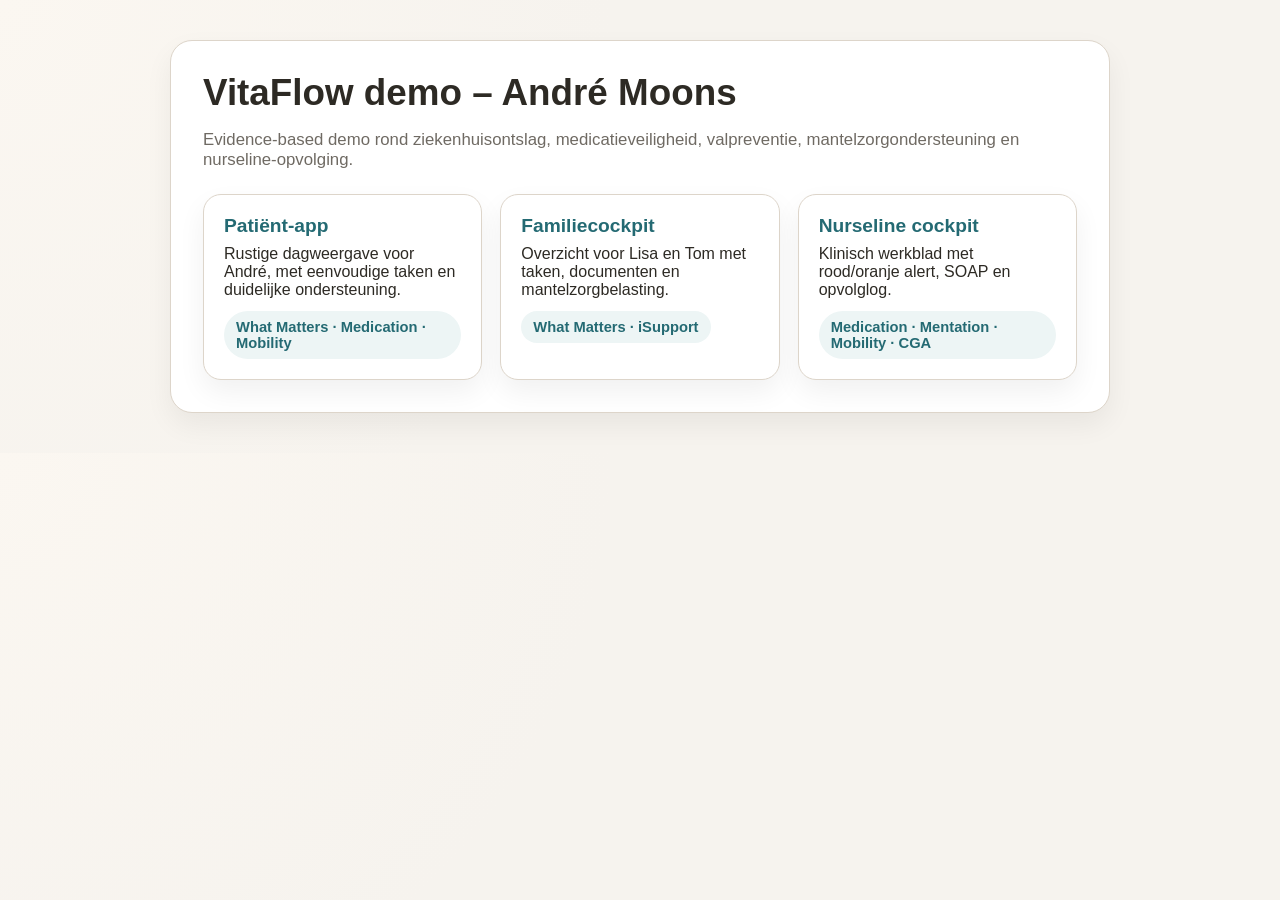
<file: index.html>
<!DOCTYPE html>
<html lang="nl">
<head>
  <meta charset="UTF-8" />
  <meta name="viewport" content="width=device-width, initial-scale=1.0" />
  <title>VitaFlow Demo</title>
  <link rel="preconnect" href="https://api.fontshare.com">
  <link href="https://api.fontshare.com/v2/css?f[]=satoshi@400,500,700&display=swap" rel="stylesheet">
  <style>
    :root{
      --bg:#f6f3ee;
      --surface:#fff;
      --text:#2d2a24;
      --muted:#6f6a63;
      --primary:#246a73;
      --border:#ddd5ca;
      --shadow:0 12px 28px rgba(0,0,0,0.06);
      --radius:22px;
      --font:'Satoshi', Arial, sans-serif;
    }
    *{box-sizing:border-box}
    body{
      margin:0;
      font-family:var(--font);
      background:radial-gradient(circle at top left,#fbf7f1 0%,#f6f3ee 45%),var(--bg);
      color:var(--text);
    }
    .wrap{
      max-width:980px;
      margin:0 auto;
      padding:40px 20px;
    }
    .hero{
      background:var(--surface);
      border:1px solid var(--border);
      border-radius:var(--radius);
      box-shadow:var(--shadow);
      padding:32px;
    }
    h1{
      margin:0 0 10px;
      font-size:clamp(2rem,1.5rem + 1vw,3rem);
      line-height:1.08;
    }
    p{
      color:var(--muted);
      font-size:1.05rem;
    }
    .grid{
      display:grid;
      grid-template-columns:repeat(3,1fr);
      gap:18px;
      margin-top:24px;
    }
    .card{
      background:#fff;
      border:1px solid var(--border);
      border-radius:18px;
      padding:20px;
      text-decoration:none;
      color:inherit;
      box-shadow:var(--shadow);
    }
    .card strong{
      display:block;
      font-size:1.2rem;
      margin-bottom:8px;
      color:var(--primary);
    }
    .tag{
      display:inline-block;
      margin-top:12px;
      padding:8px 12px;
      background:#edf5f5;
      border-radius:999px;
      font-size:.92rem;
      color:var(--primary);
      font-weight:700;
    }
    @media (max-width:860px){
      .grid{grid-template-columns:1fr;}
    }
  </style>
</head>
<body>
  <main class="wrap">
    <section class="hero">
      <h1>VitaFlow demo – André Moons</h1>
      <p>
        Evidence-based demo rond ziekenhuisontslag, medicatieveiligheid, valpreventie,
        mantelzorgondersteuning en nurseline-opvolging.
      </p>

      <div class="grid">
        <a class="card" href="patient.html">
          <strong>Patiënt-app</strong>
          Rustige dagweergave voor André, met eenvoudige taken en duidelijke ondersteuning.
          <div class="tag">What Matters · Medication · Mobility</div>
        </a>

        <a class="card" href="familie.html">
          <strong>Familiecockpit</strong>
          Overzicht voor Lisa en Tom met taken, documenten en mantelzorgbelasting.
          <div class="tag">What Matters · iSupport</div>
        </a>

        <a class="card" href="nurseline.html">
          <strong>Nurseline cockpit</strong>
          Klinisch werkblad met rood/oranje alert, SOAP en opvolglog.
          <div class="tag">Medication · Mentation · Mobility · CGA</div>
        </a>
      </div>
    </section>
  </main>
</body>
</html>
</file>
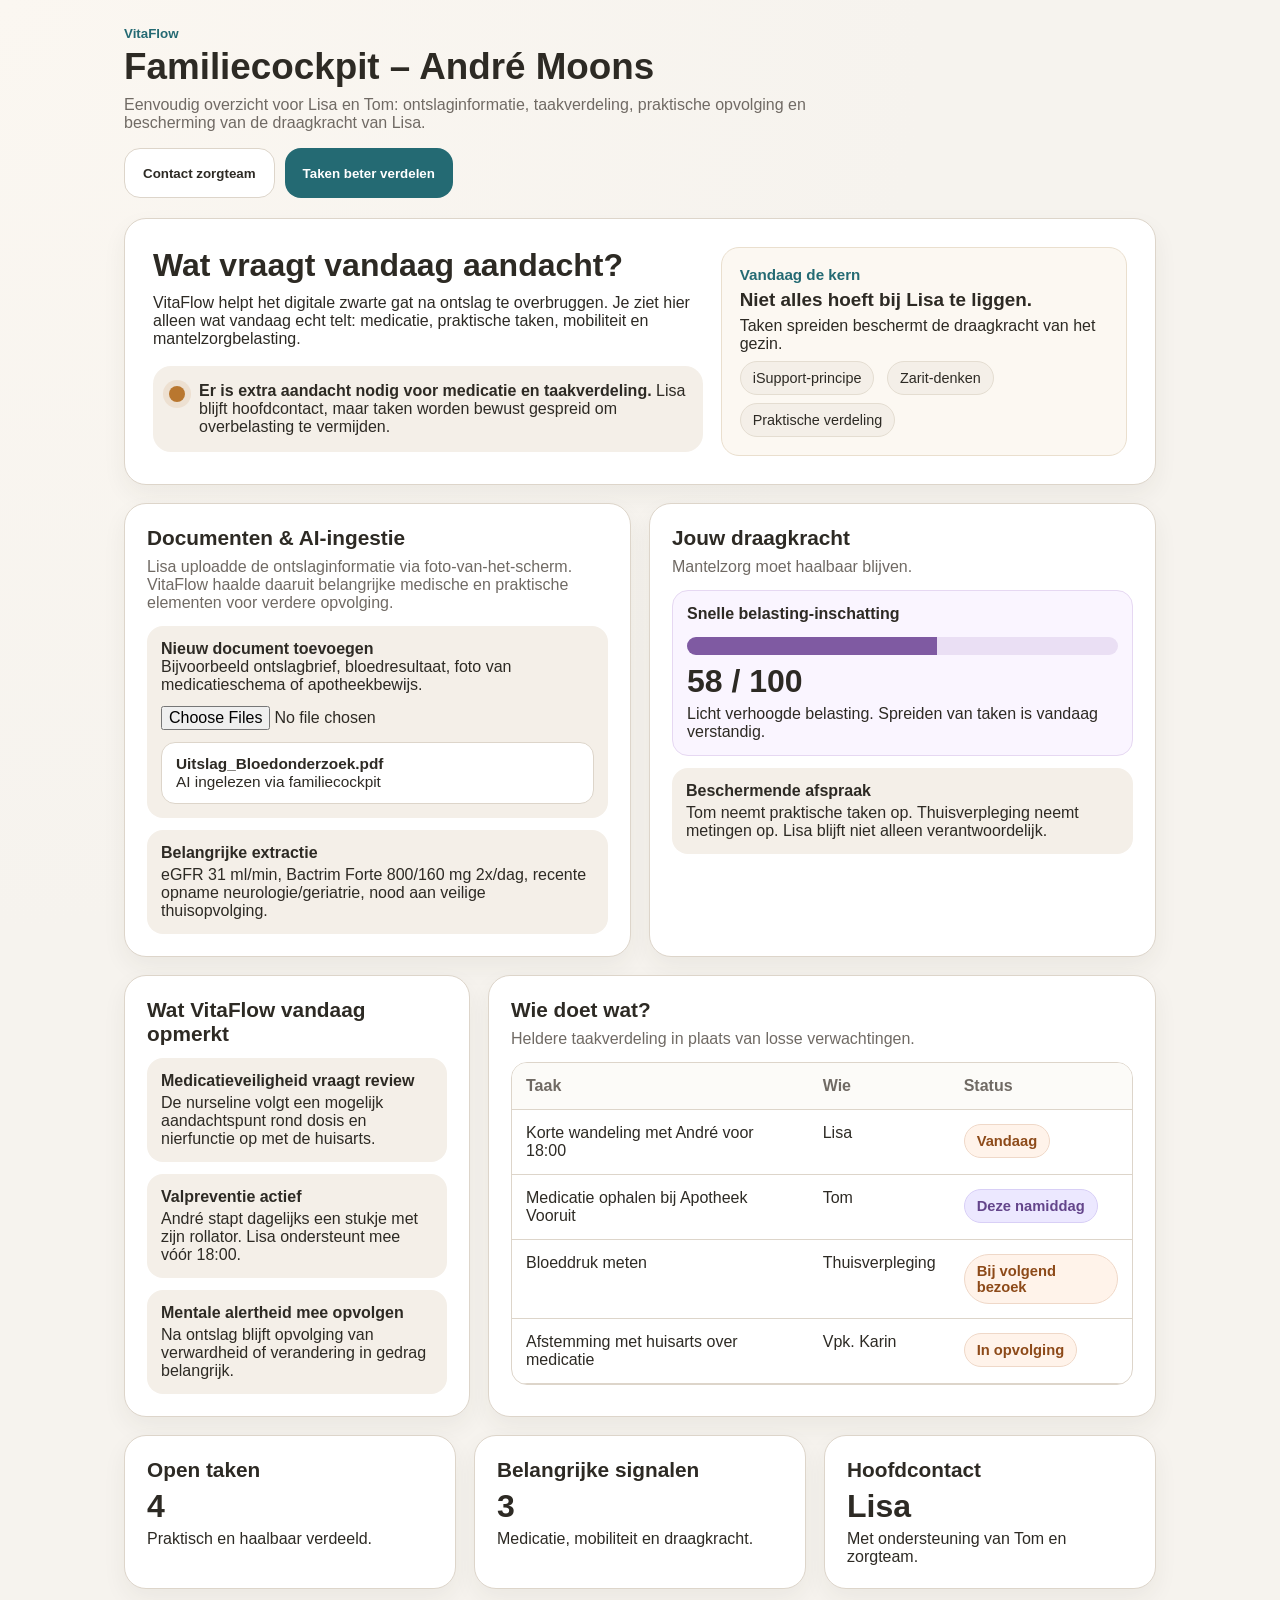
<file: familie.html>
<!DOCTYPE html>
<html lang="nl">
<head>
  <meta charset="UTF-8" />
  <meta name="viewport" content="width=device-width, initial-scale=1.0" />
  <title>VitaFlow - Familiecockpit André Moons</title>
  <link rel="preconnect" href="https://api.fontshare.com">
  <link href="https://api.fontshare.com/v2/css?f[]=satoshi@400,500,700&display=swap" rel="stylesheet">
  <style>
    :root{
      --bg:#f6f3ee;
      --surface:#fff;
      --surface-soft:#f4efe8;
      --warm:#fcf8f2;
      --text:#2d2a24;
      --muted:#706a64;
      --primary:#246a73;
      --secondary:#7f5aa2;
      --success:#5e7f45;
      --warning:#b9772f;
      --danger:#b44c58;
      --border:#ddd5ca;
      --shadow:0 10px 24px rgba(56,43,26,.06);
      --radius:22px;
      --font:'Satoshi', Arial, sans-serif;
    }
    *{box-sizing:border-box}
    body{
      margin:0;font-family:var(--font);
      background:radial-gradient(circle at top left,#fbf7f1 0%,#f6f3ee 45%),var(--bg);
      color:var(--text);
    }
    .app{max-width:1080px;margin:0 auto;padding:24px}
    .topbar{display:flex;justify-content:space-between;align-items:flex-start;gap:16px;flex-wrap:wrap;margin-bottom:20px}
    .title small{color:var(--primary);font-weight:700}
    .title h1{margin:4px 0 8px;font-size:clamp(2rem,1.5rem + 1vw,2.7rem)}
    .title p{margin:0;max-width:720px;color:var(--muted)}
    .actions{display:flex;gap:10px;flex-wrap:wrap}
    .button{
      border:none;border-radius:16px;padding:14px 18px;font-weight:700;cursor:pointer;min-height:50px
    }
    .button.primary{background:var(--primary);color:#fff}
    .button.secondary{background:#fff;color:var(--text);border:1px solid var(--border)}
    .hero,.card{
      background:var(--surface);border:1px solid var(--border);border-radius:var(--radius);box-shadow:var(--shadow)
    }
    .hero{padding:28px;margin-bottom:18px}
    .hero-grid,.grid-2,.grid-3{display:grid;gap:18px}
    .hero-grid{grid-template-columns:1.15fr .85fr}
    .grid-2{grid-template-columns:1fr 1fr}
    .grid-3{grid-template-columns:repeat(3,1fr);margin-top:18px}
    .status{
      display:flex;gap:14px;align-items:flex-start;background:var(--surface-soft);
      border-radius:18px;padding:16px;margin-top:18px;
    }
    .dot{
      width:16px;height:16px;border-radius:50%;background:var(--warning);
      box-shadow:0 0 0 6px rgba(185,119,47,.12);margin-top:4px;min-width:16px;
    }
    .focus{
      background:var(--warm);border:1px solid #eadfce;border-radius:18px;padding:18px;
    }
    .focus .label{color:var(--primary);font-weight:700;font-size:.95rem;margin-bottom:6px}
    .focus strong{display:block;font-size:1.18rem;margin-bottom:6px}
    .card{padding:22px}
    .card h3{margin:0 0 8px;font-size:1.3rem}
    .card p{margin:0 0 14px;color:var(--muted)}
    .item{
      background:var(--surface-soft);border-radius:16px;padding:14px;margin-top:12px;
    }
    .item strong{display:block;margin-bottom:4px}
    .upload-box{
      background:var(--surface-soft);border-radius:16px;padding:14px;margin-top:12px;
    }
    .upload-box input{margin-top:12px;width:100%;font:inherit}
    .file-list{display:grid;gap:10px;margin-top:12px}
    .file-item{
      padding:12px 14px;background:#fff;border:1px solid var(--border);border-radius:14px;font-size:.96rem
    }
    .burden{
      height:18px;background:#eadff4;border-radius:999px;overflow:hidden;margin:14px 0 10px;
    }
    .burden > span{
      display:block;height:100%;width:58%;background:var(--secondary);transition:width .2s ease;
    }
    .kpi{font-size:2rem;font-weight:700;line-height:1;margin-bottom:8px}
    .table-wrap{overflow:auto;border:1px solid var(--border);border-radius:16px;background:#fff;margin-top:14px}
    table{width:100%;border-collapse:collapse;min-width:620px}
    th,td{padding:14px;border-bottom:1px solid var(--border);text-align:left;vertical-align:top}
    th{background:#fcfbf8;color:var(--muted);font-weight:700}
    .pill{
      display:inline-block;padding:8px 12px;border-radius:999px;font-size:.92rem;font-weight:700;
      background:var(--surface-soft);border:1px solid #e4ddd1;
    }
    .pill.ok{background:#eef6e8;border-color:#d6e7c8;color:#45662f}
    .pill.now{background:#fff3ea;border-color:#efd8c8;color:#8d4a19}
    .pill.later{background:#ece8ff;border-color:#d8cff6;color:#64458b}
    .chip{
      display:inline-block;padding:8px 12px;border-radius:999px;background:var(--surface-soft);
      border:1px solid #e4ddd1;font-size:.9rem;margin-right:8px;margin-top:8px
    }
    @media (max-width:920px){
      .hero-grid,.grid-2,.grid-3{grid-template-columns:1fr;}
    }
    @media (max-width:680px){
      .app{padding:16px}
    }
  </style>
</head>
<body>
  <main class="app">
    <header class="topbar">
      <div class="title">
        <small>VitaFlow</small>
        <h1>Familiecockpit – André Moons</h1>
        <p>
          Eenvoudig overzicht voor Lisa en Tom: ontslaginformatie, taakverdeling,
          praktische opvolging en bescherming van de draagkracht van Lisa.
        </p>
      </div>
      <div class="actions">
        <button class="button secondary" onclick="alert('Hier kan later contact met verpleegkundige Karin of huisarts komen.')">Contact zorgteam</button>
        <button class="button primary" onclick="rebalanceTasks()">Taken beter verdelen</button>
      </div>
    </header>

    <section class="hero">
      <div class="hero-grid">
        <div>
          <h2 style="margin:0 0 10px;font-size:clamp(1.6rem,1.2rem + 1vw,2rem)">Wat vraagt vandaag aandacht?</h2>
          <p class="muted" style="margin:0;">
            VitaFlow helpt het digitale zwarte gat na ontslag te overbruggen. Je ziet hier alleen
            wat vandaag echt telt: medicatie, praktische taken, mobiliteit en mantelzorgbelasting.
          </p>

          <div class="status">
            <span class="dot" id="familyDot"></span>
            <div>
              <strong id="familyTitle">Er is extra aandacht nodig voor medicatie en taakverdeling.</strong>
              <span class="muted" id="familyText">
                Lisa blijft hoofdcontact, maar taken worden bewust gespreid om overbelasting te vermijden.
              </span>
            </div>
          </div>
        </div>

        <aside class="focus">
          <div class="label">Vandaag de kern</div>
          <strong>Niet alles hoeft bij Lisa te liggen.</strong>
          <div class="muted">Taken spreiden beschermt de draagkracht van het gezin.</div>

          <div class="chip">iSupport-principe</div>
          <div class="chip">Zarit-denken</div>
          <div class="chip">Praktische verdeling</div>
        </aside>
      </div>
    </section>

    <section class="grid-2">
      <article class="card">
        <h3>Documenten & AI-ingestie</h3>
        <p>
          Lisa uploadde de ontslaginformatie via foto-van-het-scherm. VitaFlow haalde daaruit
          belangrijke medische en praktische elementen voor verdere opvolging.
        </p>

        <div class="upload-box">
          <strong>Nieuw document toevoegen</strong>
          <div class="muted">Bijvoorbeeld ontslagbrief, bloedresultaat, foto van medicatieschema of apotheekbewijs.</div>
          <input type="file" id="familyUpload" multiple />
          <div class="file-list" id="familyFileList">
            <div class="file-item"><strong>Uitslag_Bloedonderzoek.pdf</strong><br><span class="muted">AI ingelezen via familiecockpit</span></div>
          </div>
        </div>

        <div class="item">
          <strong>Belangrijke extractie</strong>
          <span class="muted">eGFR 31 ml/min, Bactrim Forte 800/160 mg 2x/dag, recente opname neurologie/geriatrie, nood aan veilige thuisopvolging.</span>
        </div>
      </article>

      <article class="card">
        <h3>Jouw draagkracht</h3>
        <p>Mantelzorg moet haalbaar blijven.</p>

        <div class="item" style="background:#faf5ff;border:1px solid #e6d8f2;">
          <strong>Snelle belasting-inschatting</strong>
          <div class="burden"><span id="burdenFill"></span></div>
          <div class="kpi" id="burdenScore">58 / 100</div>
          <div class="muted" id="burdenText">
            Licht verhoogde belasting. Spreiden van taken is vandaag verstandig.
          </div>
        </div>

        <div class="item">
          <strong>Beschermende afspraak</strong>
          <span class="muted">Tom neemt praktische taken op. Thuisverpleging neemt metingen op. Lisa blijft niet alleen verantwoordelijk.</span>
        </div>
      </article>
    </section>

    <section class="grid-2" style="margin-top:18px;">
      <article class="card">
        <h3>Wat VitaFlow vandaag opmerkt</h3>
        <div class="item">
          <strong>Medicatieveiligheid vraagt review</strong>
          <span class="muted">De nurseline volgt een mogelijk aandachtspunt rond dosis en nierfunctie op met de huisarts.</span>
        </div>
        <div class="item">
          <strong>Valpreventie actief</strong>
          <span class="muted">André stapt dagelijks een stukje met zijn rollator. Lisa ondersteunt mee vóór 18:00.</span>
        </div>
        <div class="item">
          <strong>Mentale alertheid mee opvolgen</strong>
          <span class="muted">Na ontslag blijft opvolging van verwardheid of verandering in gedrag belangrijk.</span>
        </div>
      </article>

      <article class="card">
        <h3>Wie doet wat?</h3>
        <p>Heldere taakverdeling in plaats van losse verwachtingen.</p>

        <div class="table-wrap">
          <table id="taskTable">
            <tr>
              <th>Taak</th>
              <th>Wie</th>
              <th>Status</th>
            </tr>
            <tr>
              <td>Korte wandeling met André voor 18:00</td>
              <td>Lisa</td>
              <td><span class="pill now">Vandaag</span></td>
            </tr>
            <tr>
              <td>Medicatie ophalen bij Apotheek Vooruit</td>
              <td>Tom</td>
              <td><span class="pill later">Deze namiddag</span></td>
            </tr>
            <tr>
              <td>Bloeddruk meten</td>
              <td>Thuisverpleging</td>
              <td><span class="pill now">Bij volgend bezoek</span></td>
            </tr>
            <tr>
              <td>Afstemming met huisarts over medicatie</td>
              <td>Vpk. Karin</td>
              <td><span class="pill now">In opvolging</span></td>
            </tr>
          </table>
        </div>
      </article>
    </section>

    <section class="grid-3">
      <article class="card">
        <h3>Open taken</h3>
        <div class="kpi" id="openTasks">4</div>
        <div class="muted">Praktisch en haalbaar verdeeld.</div>
      </article>
      <article class="card">
        <h3>Belangrijke signalen</h3>
        <div class="kpi">3</div>
        <div class="muted">Medicatie, mobiliteit en draagkracht.</div>
      </article>
      <article class="card">
        <h3>Hoofdcontact</h3>
        <div class="kpi">Lisa</div>
        <div class="muted">Met ondersteuning van Tom en zorgteam.</div>
      </article>
    </section>
  </main>

  <script>
    function rebalanceTasks() {
      document.getElementById('taskTable').innerHTML = `
        <tr>
          <th>Taak</th>
          <th>Wie</th>
          <th>Status</th>
        </tr>
        <tr>
          <td>Korte wandeling met André voor 18:00</td>
          <td>Lisa</td>
          <td><span class="pill now">Vandaag</span></td>
        </tr>
        <tr>
          <td>Medicatie ophalen bij Apotheek Vooruit</td>
          <td>Tom</td>
          <td><span class="pill now">Vertrokken</span></td>
        </tr>
        <tr>
          <td>Bloeddruk meten</td>
          <td>Thuisverpleging</td>
          <td><span class="pill now">Ingepland</span></td>
        </tr>
        <tr>
          <td>Extra telefonische check met Lisa</td>
          <td>Vpk. Karin</td>
          <td><span class="pill later">Later vandaag</span></td>
        </tr>
      `;
      document.getElementById('burdenScore').textContent = '49 / 100';
      document.getElementById('burdenFill').style.width = '49%';
      document.getElementById('burdenText').textContent = 'Door de taken beter te spreiden daalt de druk op Lisa.';
      document.getElementById('familyTitle').textContent = 'De taakverdeling is nu beter in evenwicht.';
      document.getElementById('familyText').textContent = 'Lisa blijft hoofdcontact, maar praktische taken zijn duidelijker verdeeld.';
      document.getElementById('familyDot').style.background = 'var(--success)';
      document.getElementById('familyDot').style.boxShadow = '0 0 0 6px rgba(94,127,69,.12)';
      document.getElementById('openTasks').textContent = '3';
    }

    document.getElementById('familyUpload').addEventListener('change', function(event){
      const files = Array.from(event.target.files);
      const list = document.getElementById('familyFileList');
      if (!files.length) return;
      const html = files.map(file => `
        <div class="file-item">
          <strong>${file.name}</strong><br>
          <span class="muted">${Math.round(file.size / 1024)} KB</span>
        </div>
      `).join('');
      list.innerHTML = html;
    });
  </script>
</body>
</html>
</file>
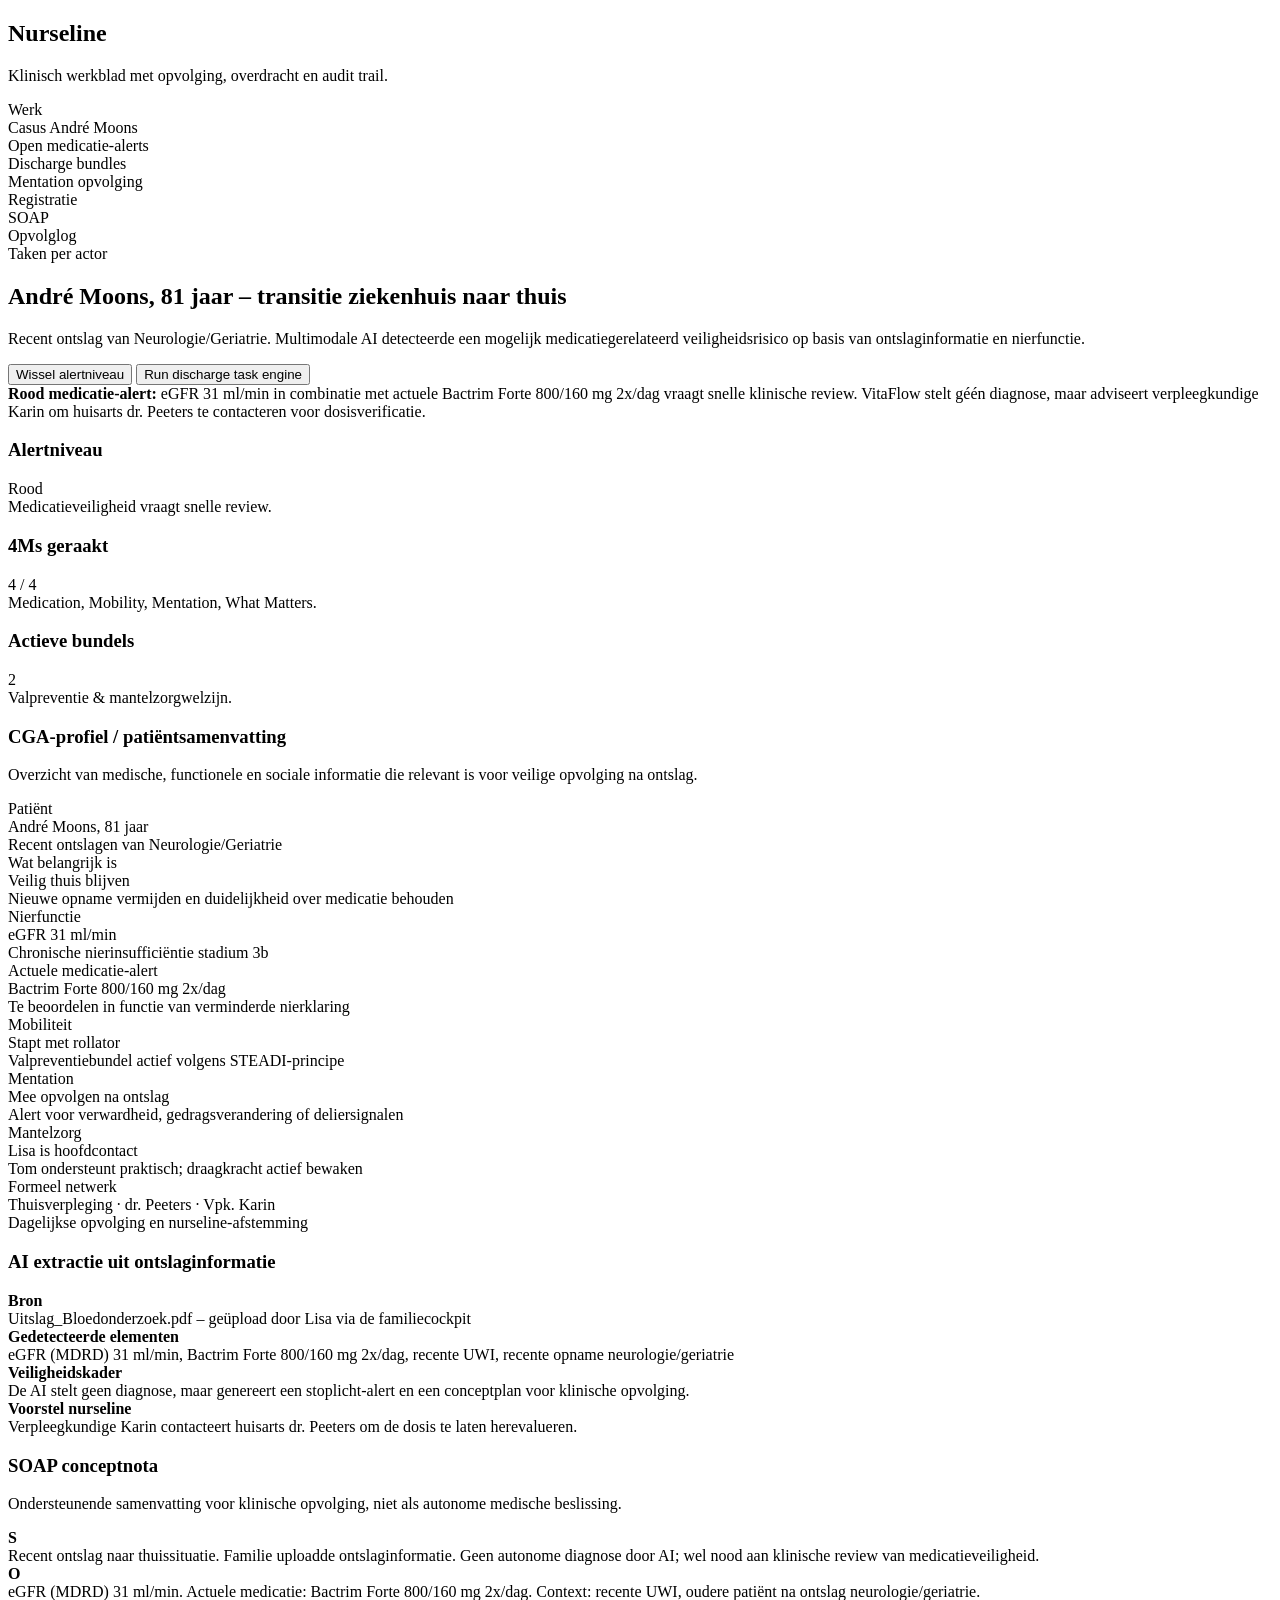
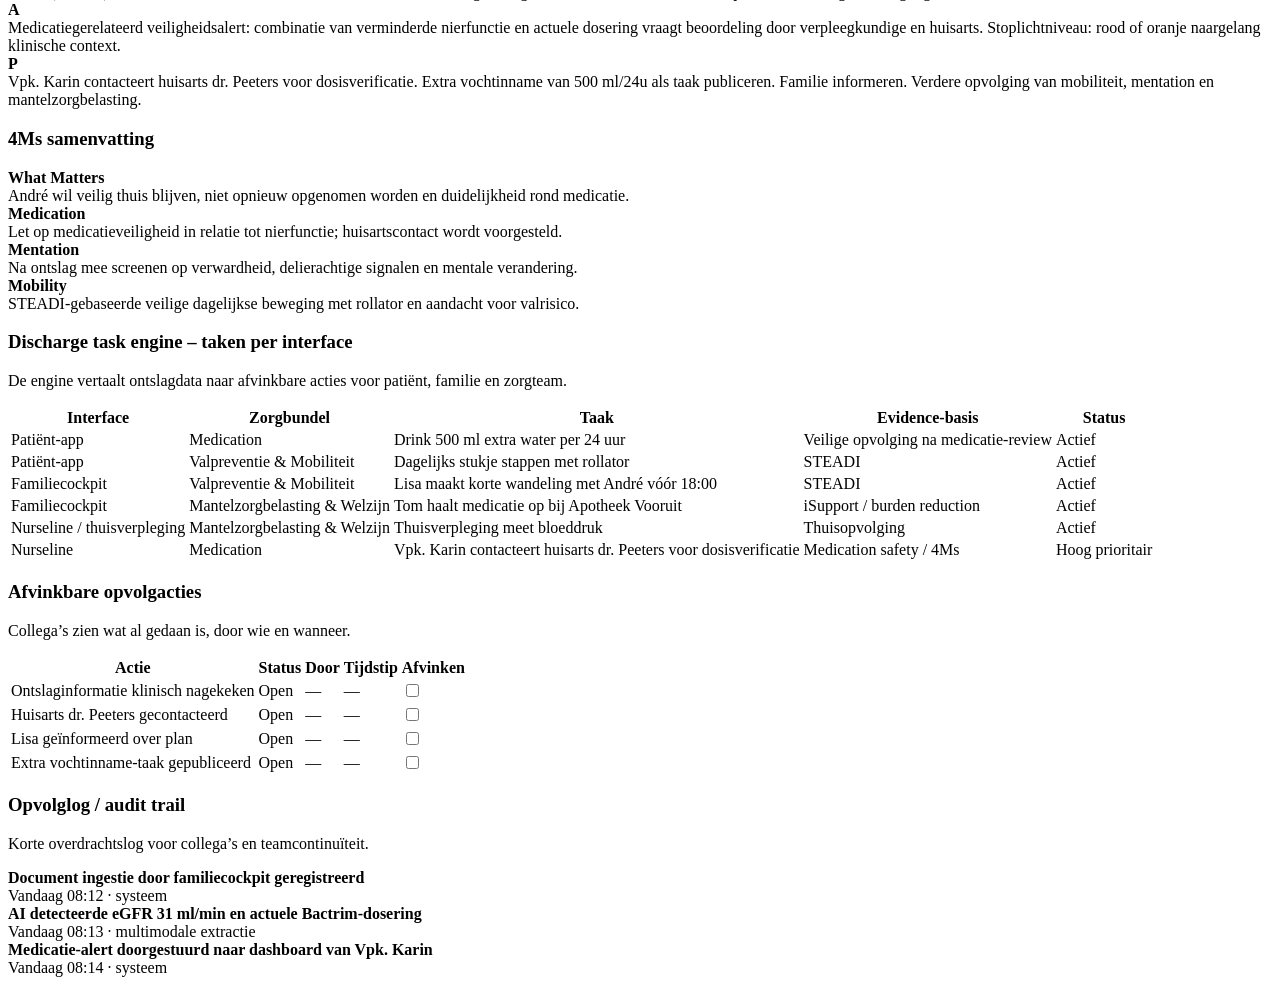
<file: nurseline.html>
<!DOCTYPE html>
<html lang="nl">
<head>
  <meta charset="UTF-8" />
  <meta name="viewport" content="width=device-width, initial-scale=1.0" />
  <title>VitaFlow - Nurseline Cockpit André Moons</title>
  <link rel="preconnect" href="https://api.fontshare.com">
  <link href="https://api.fontshare.com/v2/css?f[]=satoshi@400,500,700&display=swap" rel="stylesheet">
</head>
<body>
  <div class="layout">
    <aside>
      <div class="brand">
        <h1>Nurseline</h1>
        <p>Klinisch werkblad met opvolging, overdracht en audit trail.</p>
      </div>

      <div class="nav-label">Werk</div>
      <div class="nav-item active">Casus André Moons</div>
      <div class="nav-item">Open medicatie-alerts</div>
      <div class="nav-item">Discharge bundles</div>
      <div class="nav-item">Mentation opvolging</div>

      <div class="nav-label">Registratie</div>
      <div class="nav-item">SOAP</div>
      <div class="nav-item">Opvolglog</div>
      <div class="nav-item">Taken per actor</div>
    </aside>

    <main>
      <header class="topbar">
        <div class="title">
          <h2>André Moons, 81 jaar – transitie ziekenhuis naar thuis</h2>
          <p>
            Recent ontslag van Neurologie/Geriatrie. Multimodale AI detecteerde een mogelijk
            medicatiegerelateerd veiligheidsrisico op basis van ontslaginformatie en nierfunctie.
          </p>
        </div>

        <div class="actions">
          <button class="button secondary" type="button" onclick="toggleAlertLevel()">Wissel alertniveau</button>
          <button class="button primary" type="button" onclick="runDischargeEngine()">Run discharge task engine</button>
        </div>
      </header>

      <section class="banner red" id="alertBanner">
        <strong>Rood medicatie-alert:</strong>
        eGFR 31 ml/min in combinatie met actuele Bactrim Forte 800/160 mg 2x/dag vraagt snelle klinische review.
        VitaFlow stelt géén diagnose, maar adviseert verpleegkundige Karin om huisarts dr. Peeters te contacteren
        voor dosisverificatie.
      </section>

      <section class="grid-3">
        <article class="card">
          <h3>Alertniveau</h3>
          <div class="kpi" id="alertLevelKpi">Rood</div>
          <div class="muted">Medicatieveiligheid vraagt snelle review.</div>
        </article>

        <article class="card">
          <h3>4Ms geraakt</h3>
          <div class="kpi">4 / 4</div>
          <div class="muted">Medication, Mobility, Mentation, What Matters.</div>
        </article>

        <article class="card">
          <h3>Actieve bundels</h3>
          <div class="kpi" id="bundleKpi">2</div>
          <div class="muted">Valpreventie & mantelzorgwelzijn.</div>
        </article>
      </section>

      <section class="grid-2">
        <article class="card">
          <h3>CGA-profiel / patiëntsamenvatting</h3>
          <p>
            Overzicht van medische, functionele en sociale informatie die relevant is voor veilige opvolging na ontslag.
          </p>

          <div class="profile-grid">
            <div class="profile-block">
              <div class="profile-label">Patiënt</div>
              <div class="profile-value">André Moons, 81 jaar</div>
              <div class="profile-note">Recent ontslagen van Neurologie/Geriatrie</div>
            </div>

            <div class="profile-block">
              <div class="profile-label">Wat belangrijk is</div>
              <div class="profile-value">Veilig thuis blijven</div>
              <div class="profile-note">Nieuwe opname vermijden en duidelijkheid over medicatie behouden</div>
            </div>

            <div class="profile-block">
              <div class="profile-label">Nierfunctie</div>
              <div class="profile-value">eGFR 31 ml/min</div>
              <div class="profile-note">Chronische nierinsufficiëntie stadium 3b</div>
            </div>

            <div class="profile-block">
              <div class="profile-label">Actuele medicatie-alert</div>
              <div class="profile-value">Bactrim Forte 800/160 mg 2x/dag</div>
              <div class="profile-note">Te beoordelen in functie van verminderde nierklaring</div>
            </div>

            <div class="profile-block">
              <div class="profile-label">Mobiliteit</div>
              <div class="profile-value">Stapt met rollator</div>
              <div class="profile-note">Valpreventiebundel actief volgens STEADI-principe</div>
            </div>

            <div class="profile-block">
              <div class="profile-label">Mentation</div>
              <div class="profile-value">Mee opvolgen na ontslag</div>
              <div class="profile-note">Alert voor verwardheid, gedragsverandering of deliersignalen</div>
            </div>

            <div class="profile-block">
              <div class="profile-label">Mantelzorg</div>
              <div class="profile-value">Lisa is hoofdcontact</div>
              <div class="profile-note">Tom ondersteunt praktisch; draagkracht actief bewaken</div>
            </div>

            <div class="profile-block">
              <div class="profile-label">Formeel netwerk</div>
              <div class="profile-value">Thuisverpleging · dr. Peeters · Vpk. Karin</div>
              <div class="profile-note">Dagelijkse opvolging en nurseline-afstemming</div>
            </div>
          </div>
        </article>

        <article class="card">
          <h3>AI extractie uit ontslaginformatie</h3>
          <div class="section-box">
            <strong>Bron</strong>
            <div>Uitslag_Bloedonderzoek.pdf – geüpload door Lisa via de familiecockpit</div>
          </div>

          <div class="section-box">
            <strong>Gedetecteerde elementen</strong>
            <div>eGFR (MDRD) 31 ml/min, Bactrim Forte 800/160 mg 2x/dag, recente UWI, recente opname neurologie/geriatrie</div>
          </div>

          <div class="section-box">
            <strong>Veiligheidskader</strong>
            <div>De AI stelt geen diagnose, maar genereert een stoplicht-alert en een conceptplan voor klinische opvolging.</div>
          </div>

          <div class="section-box">
            <strong>Voorstel nurseline</strong>
            <div>Verpleegkundige Karin contacteert huisarts dr. Peeters om de dosis te laten herevalueren.</div>
          </div>
        </article>
      </section>

      <section class="grid-2">
        <article class="card">
          <h3>SOAP conceptnota</h3>
          <p>Ondersteunende samenvatting voor klinische opvolging, niet als autonome medische beslissing.</p>

          <div class="soap-grid" id="soapBox">
            <div class="soap-item">
              <strong>S</strong>
              <div>
                Recent ontslag naar thuissituatie. Familie uploadde ontslaginformatie. Geen autonome diagnose door AI;
                wel nood aan klinische review van medicatieveiligheid.
              </div>
            </div>

            <div class="soap-item">
              <strong>O</strong>
              <div>
                eGFR (MDRD) 31 ml/min. Actuele medicatie: Bactrim Forte 800/160 mg 2x/dag.
                Context: recente UWI, oudere patiënt na ontslag neurologie/geriatrie.
              </div>
            </div>

            <div class="soap-item">
              <strong>A</strong>
              <div>
                Medicatiegerelateerd veiligheidsalert: combinatie van verminderde nierfunctie en actuele dosering vraagt
                beoordeling door verpleegkundige en huisarts. Stoplichtniveau: rood of oranje naargelang klinische context.
              </div>
            </div>

            <div class="soap-item">
              <strong>P</strong>
              <div>
                Vpk. Karin contacteert huisarts dr. Peeters voor dosisverificatie. Extra vochtinname van 500 ml/24u als taak publiceren.
                Familie informeren. Verdere opvolging van mobiliteit, mentation en mantelzorgbelasting.
              </div>
            </div>
          </div>
        </article>

        <article class="card">
          <h3>4Ms samenvatting</h3>

          <div class="section-box">
            <strong>What Matters</strong>
            <div>André wil veilig thuis blijven, niet opnieuw opgenomen worden en duidelijkheid rond medicatie.</div>
          </div>

          <div class="section-box">
            <strong>Medication</strong>
            <div>Let op medicatieveiligheid in relatie tot nierfunctie; huisartscontact wordt voorgesteld.</div>
          </div>

          <div class="section-box">
            <strong>Mentation</strong>
            <div>Na ontslag mee screenen op verwardheid, delierachtige signalen en mentale verandering.</div>
          </div>

          <div class="section-box">
            <strong>Mobility</strong>
            <div>STEADI-gebaseerde veilige dagelijkse beweging met rollator en aandacht voor valrisico.</div>
          </div>
        </article>
      </section>

      <section class="card">
        <h3>Discharge task engine – taken per interface</h3>
        <p>
          De engine vertaalt ontslagdata naar afvinkbare acties voor patiënt, familie en zorgteam.
        </p>

        <div class="table-wrap">
          <table id="engineTable">
            <thead>
              <tr>
                <th>Interface</th>
                <th>Zorgbundel</th>
                <th>Taak</th>
                <th>Evidence-basis</th>
                <th>Status</th>
              </tr>
            </thead>
            <tbody>
              <tr>
                <td>Patiënt-app</td>
                <td>Medication</td>
                <td>Drink 500 ml extra water per 24 uur</td>
                <td>Veilige opvolging na medicatie-review</td>
                <td><span class="badge badge-blue">Actief</span></td>
              </tr>
              <tr>
                <td>Patiënt-app</td>
                <td>Valpreventie & Mobiliteit</td>
                <td>Dagelijks stukje stappen met rollator</td>
                <td>STEADI</td>
                <td><span class="badge badge-blue">Actief</span></td>
              </tr>
              <tr>
                <td>Familiecockpit</td>
                <td>Valpreventie & Mobiliteit</td>
                <td>Lisa maakt korte wandeling met André vóór 18:00</td>
                <td>STEADI</td>
                <td><span class="badge badge-blue">Actief</span></td>
              </tr>
              <tr>
                <td>Familiecockpit</td>
                <td>Mantelzorgbelasting & Welzijn</td>
                <td>Tom haalt medicatie op bij Apotheek Vooruit</td>
                <td>iSupport / burden reduction</td>
                <td><span class="badge badge-blue">Actief</span></td>
              </tr>
              <tr>
                <td>Nurseline / thuisverpleging</td>
                <td>Mantelzorgbelasting & Welzijn</td>
                <td>Thuisverpleging meet bloeddruk</td>
                <td>Thuisopvolging</td>
                <td><span class="badge badge-blue">Actief</span></td>
              </tr>
              <tr>
                <td>Nurseline</td>
                <td>Medication</td>
                <td>Vpk. Karin contacteert huisarts dr. Peeters voor dosisverificatie</td>
                <td>Medication safety / 4Ms</td>
                <td><span class="badge badge-red">Hoog prioritair</span></td>
              </tr>
            </tbody>
          </table>
        </div>
      </section>

      <section class="grid-2">
        <article class="card">
          <h3>Afvinkbare opvolgacties</h3>
          <p>Collega’s zien wat al gedaan is, door wie en wanneer.</p>

          <div class="table-wrap">
            <table id="actionTable">
              <thead>
                <tr>
                  <th>Actie</th>
                  <th>Status</th>
                  <th>Door</th>
                  <th>Tijdstip</th>
                  <th>Afvinken</th>
                </tr>
              </thead>
              <tbody>
                <tr>
                  <td>Ontslaginformatie klinisch nagekeken</td>
                  <td id="status-a1">Open</td>
                  <td id="owner-a1">—</td>
                  <td id="time-a1">—</td>
                  <td><input type="checkbox" onchange="toggleAction('a1','Karin', this)" /></td>
                </tr>
                <tr>
                  <td>Huisarts dr. Peeters gecontacteerd</td>
                  <td id="status-a2">Open</td>
                  <td id="owner-a2">—</td>
                  <td id="time-a2">—</td>
                  <td><input type="checkbox" onchange="toggleAction('a2','Karin', this)" /></td>
                </tr>
                <tr>
                  <td>Lisa geïnformeerd over plan</td>
                  <td id="status-a3">Open</td>
                  <td id="owner-a3">—</td>
                  <td id="time-a3">—</td>
                  <td><input type="checkbox" onchange="toggleAction('a3','Karin', this)" /></td>
                </tr>
                <tr>
                  <td>Extra vochtinname-taak gepubliceerd</td>
                  <td id="status-a4">Open</td>
                  <td id="owner-a4">—</td>
                  <td id="time-a4">—</td>
                  <td><input type="checkbox" onchange="toggleAction('a4','Karin', this)" /></td>
                </tr>
              </tbody>
            </table>
          </div>
        </article>

        <article class="card">
          <h3>Opvolglog / audit trail</h3>
          <p>Korte overdrachtslog voor collega’s en teamcontinuïteit.</p>

          <div class="log-list" id="logList">
            <div class="log-item">
              <strong>Document ingestie door familiecockpit geregistreerd</strong>
              <div class="log-meta">Vandaag 08:12 · systeem</div>
            </div>

            <div class="log-item">
              <strong>AI detecteerde eGFR 31 ml/min en actuele Bactrim-dosering</strong>
              <div class="log-meta">Vandaag 08:13 · multimodale extractie</div>
            </div>

            <div class="log-item">
              <strong>Medicatie-alert doorgestuurd naar dashboard van Vpk. Karin</strong>
              <div class="log-meta">Vandaag 08:14 · systeem</div>
            </div>
          </div>
        </article>
      </section>
    </main>
  </div>

  <script>
    function nowString() {
      return new Date().toLocaleString('nl-BE', {
        day: '2-digit',
        month: '2-digit',
        year: 'numeric',
        hour: '2-digit',
        minute: '2-digit'
      });
    }

    function addLog(message, meta) {
      const logList = document.getElementById('logList');
      const item = document.createElement('div');
      item.className = 'log-item';
      item.innerHTML = '<strong>' + message + '</strong><div class="log-meta">' + meta + '</div>';
      logList.prepend(item);
    }

    function toggleAction(id, user, checkbox) {
      const status = document.getElementById('status-' + id);
      const owner = document.getElementById('owner-' + id);
      const time = document.getElementById('time-' + id);
      const timestamp = nowString();
      const row = checkbox.closest('tr');
      const actionName = row.children[0].textContent;

      if (checkbox.checked) {
        status.textContent = 'Afgevinkt';
        owner.textContent = user;
        time.textContent = timestamp;
        addLog('Actie afgewerkt: ' + actionName, timestamp + ' · door ' + user);
      } else {
        status.textContent = 'Open';
        owner.textContent = '—';
        time.textContent = '—';
        addLog('Actie heropend: ' + actionName, nowString() + ' · door ' + user);
      }
    }

    function toggleAlertLevel() {
      const banner = document.getElementById('alertBanner');
      const kpi = document.getElementById('alertLevelKpi');

      if (banner.classList.contains('red')) {
        banner.classList.remove('red');
        banner.classList.add('orange');
        banner.innerHTML =
          '<strong>Oranje medicatie-alert:</strong> nierfunctie en actuele Bactrim-dosering blijven een aandachtspunt. Klinische review door verpleegkundige Karin blijft aanbevolen; huisartscontact volgens beoordeling.';
        kpi.textContent = 'Oranje';
        addLog('Alertniveau aangepast naar oranje', nowString() + ' · systeemdemo');
      } else {
        banner.classList.remove('orange');
        banner.classList.add('red');
        banner.innerHTML =
          '<strong>Rood medicatie-alert:</strong> eGFR 31 ml/min in combinatie met actuele Bactrim Forte 800/160 mg 2x/dag vraagt snelle klinische review. VitaFlow stelt géén diagnose, maar adviseert verpleegkundige Karin om huisarts dr. Peeters te contacteren voor dosisverificatie.';
        kpi.textContent = 'Rood';
        addLog('Alertniveau aangepast naar rood', nowString() + ' · systeemdemo');
      }
    }

    function runDischargeEngine() {
      const tableBody = document.querySelector('#engineTable tbody');
      const newRow = document.createElement('tr');
      newRow.innerHTML =
        '<td>Nurseline</td>' +
        '<td>Mentation</td>' +
        '<td>Extra screenen op verwardheid of gedragsverandering na ontslag</td>' +
        '<td>4Ms – Mentation</td>' +
        '<td><span class="badge badge-orange">Nieuw</span></td>';

      tableBody.appendChild(newRow);
      document.getElementById('bundleKpi').textContent = '3';
      addLog('Discharge task engine genereerde bijkomende mentation-opvolging', nowString() + ' · systeem');
    }
  </script>
</body>
</html>
</file>
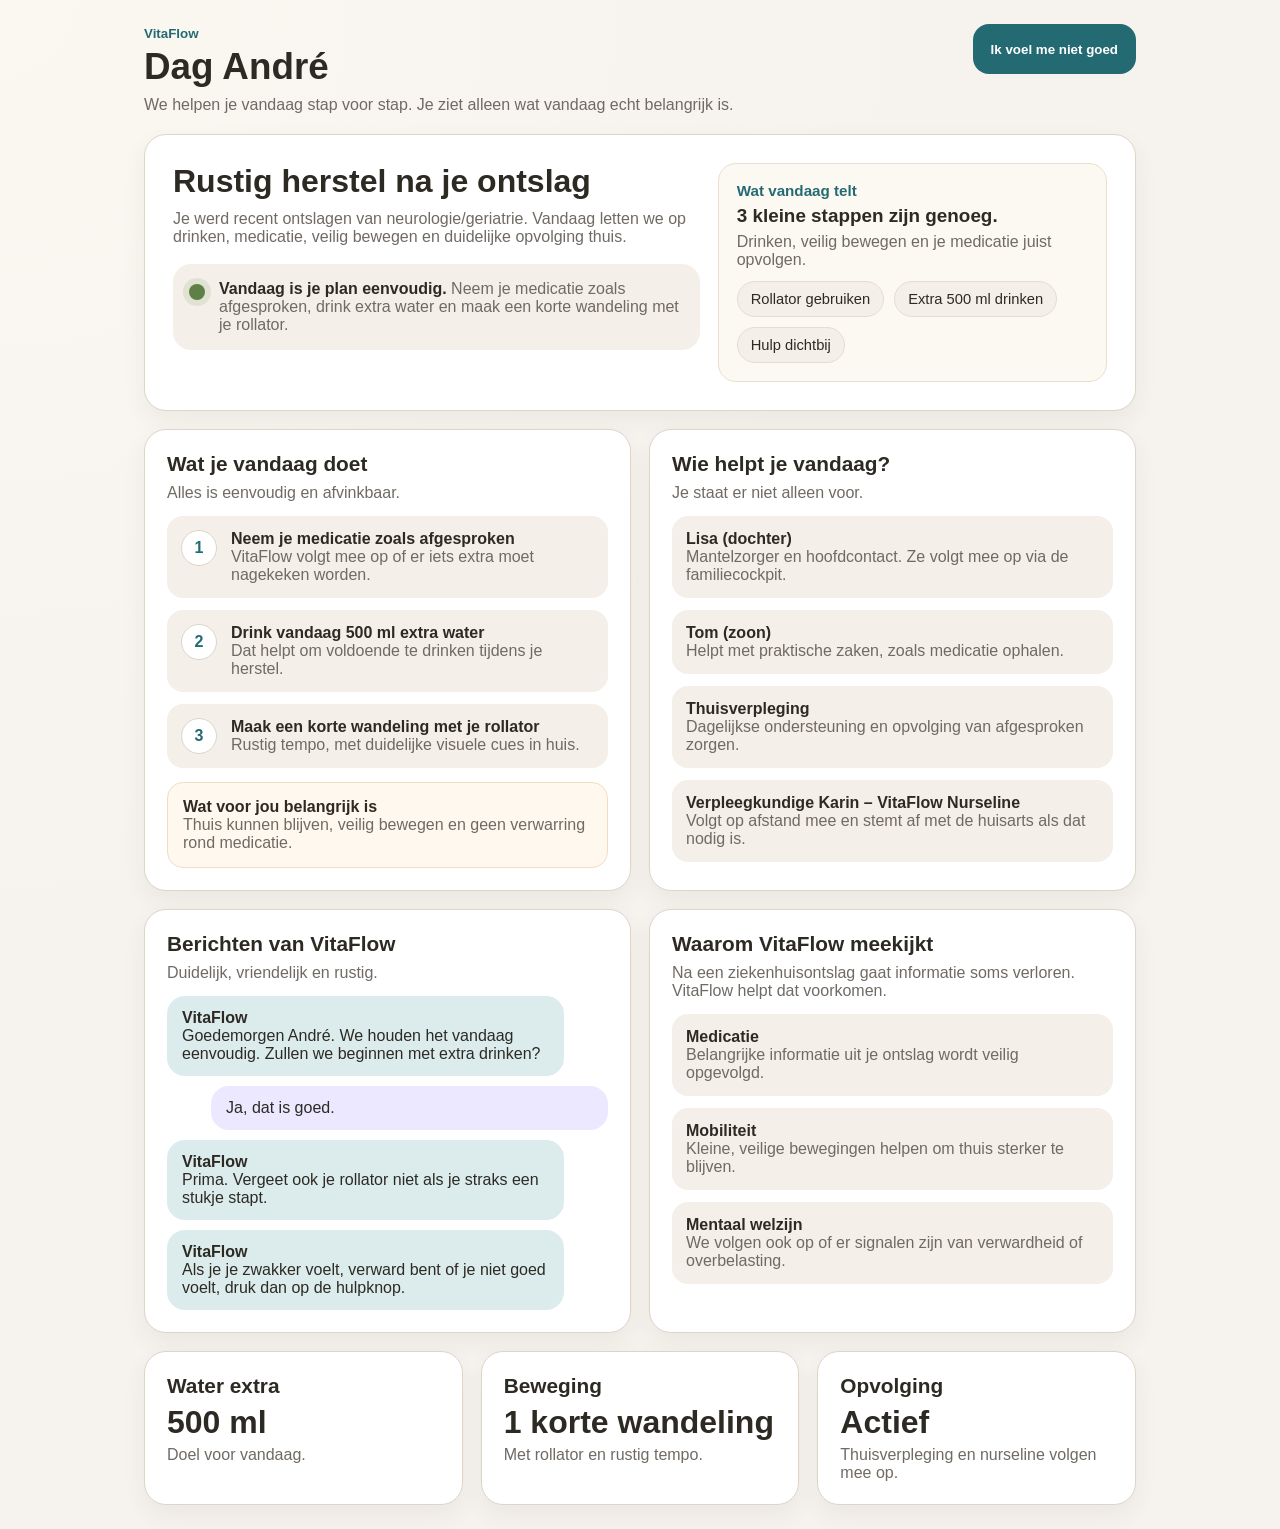
<file: patient.html>
<!DOCTYPE html>
<html lang="nl">
<head>
  <meta charset="UTF-8" />
  <meta name="viewport" content="width=device-width, initial-scale=1.0" />
  <title>VitaFlow - André Moons</title>
  <link rel="preconnect" href="https://api.fontshare.com">
  <link href="https://api.fontshare.com/v2/css?f[]=satoshi@400,500,700&display=swap" rel="stylesheet">
  <style>
    :root{
      --bg:#f6f3ee;
      --surface:#fff;
      --surface-soft:#f4efe8;
      --warm:#fcf8f2;
      --text:#2d2a24;
      --muted:#706a64;
      --primary:#246a73;
      --success:#5e7f45;
      --warning:#b9772f;
      --danger:#b44c58;
      --border:#ddd5ca;
      --shadow:0 10px 24px rgba(56,43,26,.06);
      --radius:22px;
      --font:'Satoshi', Arial, sans-serif;
    }
    *{box-sizing:border-box}
    body{
      margin:0;
      font-family:var(--font);
      background:radial-gradient(circle at top left,#fbf7f1 0%,#f6f3ee 45%),var(--bg);
      color:var(--text);
    }
    .app{max-width:1040px;margin:0 auto;padding:24px}
    .topbar{
      display:flex;justify-content:space-between;align-items:flex-start;gap:16px;flex-wrap:wrap;
      margin-bottom:20px;
    }
    .brand small{color:var(--primary);font-weight:700}
    .brand h1{margin:4px 0 8px;font-size:clamp(2rem,1.5rem + 1vw,2.7rem)}
    .brand p{margin:0;color:var(--muted);max-width:680px}
    .button{
      border:none;background:var(--primary);color:#fff;border-radius:16px;
      padding:14px 18px;font-weight:700;cursor:pointer;min-height:50px;
    }
    .hero,.card{
      background:var(--surface);
      border:1px solid var(--border);
      border-radius:var(--radius);
      box-shadow:var(--shadow);
    }
    .hero{padding:28px}
    .hero-grid,.grid-2,.grid-3{display:grid;gap:18px}
    .hero-grid{grid-template-columns:1.15fr .85fr}
    .grid-2{grid-template-columns:1fr 1fr;margin-top:18px}
    .grid-3{grid-template-columns:repeat(3,1fr);margin-top:18px}
    .status{
      display:flex;gap:14px;align-items:flex-start;
      margin-top:18px;background:var(--surface-soft);
      border-radius:18px;padding:16px;
    }
    .dot{
      width:16px;height:16px;border-radius:50%;background:var(--success);
      box-shadow:0 0 0 6px rgba(94,127,69,.12);margin-top:4px;
      min-width:16px;
    }
    .focus{
      background:var(--warm);
      border:1px solid #eadfce;
      border-radius:18px;padding:18px;
    }
    .focus .label{color:var(--primary);font-weight:700;font-size:.95rem;margin-bottom:6px}
    .focus strong{display:block;font-size:1.18rem;margin-bottom:6px}
    .card{padding:22px}
    .card h3{margin:0 0 8px;font-size:1.3rem}
    .card p{margin:0 0 14px;color:var(--muted)}
    .task{
      background:var(--surface-soft);
      border-radius:16px;padding:14px;margin-top:12px;
      display:flex;gap:14px;align-items:flex-start;
    }
    .task-number{
      width:36px;height:36px;border-radius:50%;background:#fff;border:1px solid var(--border);
      display:grid;place-items:center;font-weight:700;color:var(--primary);min-width:36px;
    }
    .task strong{display:block}
    .chips{display:flex;gap:10px;flex-wrap:wrap;margin-top:12px}
    .chip{
      background:var(--surface-soft);border:1px solid #e4ddd1;border-radius:999px;
      padding:9px 13px;font-size:.92rem
    }
    .visit,.message{
      background:var(--surface-soft);border-radius:16px;padding:14px;margin-top:12px;
    }
    .kpi{font-size:2rem;font-weight:700;line-height:1;margin-bottom:8px}
    .muted{color:var(--muted)}
    .bubble{
      background:#dceced;border-radius:18px;padding:13px 15px;margin-top:10px;max-width:90%;
    }
    .bubble.user{background:#ece8ff;margin-left:auto}
    .soft-note{
      background:#fff8ee;border:1px solid #f0dec3;border-radius:16px;padding:15px;margin-top:14px;
    }
    @media (max-width:900px){
      .hero-grid,.grid-2,.grid-3{grid-template-columns:1fr;}
    }
    @media (max-width:680px){
      .app{padding:16px}
    }
  </style>
</head>
<body>
  <main class="app">
    <header class="topbar">
      <div class="brand">
        <small>VitaFlow</small>
        <h1>Dag André</h1>
        <p>
          We helpen je vandaag stap voor stap. Je ziet alleen wat vandaag echt belangrijk is.
        </p>
      </div>
      <button class="button" onclick="markNeedHelp()">Ik voel me niet goed</button>
    </header>

    <section class="hero">
      <div class="hero-grid">
        <div>
          <h2 style="margin:0 0 10px;font-size:clamp(1.6rem,1.2rem + 1vw,2rem)">Rustig herstel na je ontslag</h2>
          <p class="muted" style="margin:0;">
            Je werd recent ontslagen van neurologie/geriatrie. Vandaag letten we op drinken,
            medicatie, veilig bewegen en duidelijke opvolging thuis.
          </p>

          <div class="status">
            <span class="dot" id="statusDot"></span>
            <div>
              <strong id="statusTitle">Vandaag is je plan eenvoudig.</strong>
              <span class="muted" id="statusText">
                Neem je medicatie zoals afgesproken, drink extra water en maak een korte wandeling met je rollator.
              </span>
            </div>
          </div>
        </div>

        <aside class="focus">
          <div class="label">Wat vandaag telt</div>
          <strong>3 kleine stappen zijn genoeg.</strong>
          <div class="muted">Drinken, veilig bewegen en je medicatie juist opvolgen.</div>

          <div class="chips">
            <span class="chip">Rollator gebruiken</span>
            <span class="chip">Extra 500 ml drinken</span>
            <span class="chip">Hulp dichtbij</span>
          </div>
        </aside>
      </div>
    </section>

    <section class="grid-2">
      <article class="card">
        <h3>Wat je vandaag doet</h3>
        <p>Alles is eenvoudig en afvinkbaar.</p>

        <div class="task">
          <div class="task-number">1</div>
          <div>
            <strong>Neem je medicatie zoals afgesproken</strong>
            <div class="muted">VitaFlow volgt mee op of er iets extra moet nagekeken worden.</div>
          </div>
        </div>

        <div class="task">
          <div class="task-number">2</div>
          <div>
            <strong>Drink vandaag 500 ml extra water</strong>
            <div class="muted">Dat helpt om voldoende te drinken tijdens je herstel.</div>
          </div>
        </div>

        <div class="task">
          <div class="task-number">3</div>
          <div>
            <strong>Maak een korte wandeling met je rollator</strong>
            <div class="muted">Rustig tempo, met duidelijke visuele cues in huis.</div>
          </div>
        </div>

        <div class="soft-note">
          <strong>Wat voor jou belangrijk is</strong>
          <div class="muted">Thuis kunnen blijven, veilig bewegen en geen verwarring rond medicatie.</div>
        </div>
      </article>

      <article class="card">
        <h3>Wie helpt je vandaag?</h3>
        <p>Je staat er niet alleen voor.</p>

        <div class="visit">
          <strong>Lisa (dochter)</strong><br>
          <span class="muted">Mantelzorger en hoofdcontact. Ze volgt mee op via de familiecockpit.</span>
        </div>

        <div class="visit">
          <strong>Tom (zoon)</strong><br>
          <span class="muted">Helpt met praktische zaken, zoals medicatie ophalen.</span>
        </div>

        <div class="visit">
          <strong>Thuisverpleging</strong><br>
          <span class="muted">Dagelijkse ondersteuning en opvolging van afgesproken zorgen.</span>
        </div>

        <div class="visit">
          <strong>Verpleegkundige Karin – VitaFlow Nurseline</strong><br>
          <span class="muted">Volgt op afstand mee en stemt af met de huisarts als dat nodig is.</span>
        </div>
      </article>
    </section>

    <section class="grid-2">
      <article class="card">
        <h3>Berichten van VitaFlow</h3>
        <p>Duidelijk, vriendelijk en rustig.</p>

        <div class="bubble"><strong>VitaFlow</strong><br>Goedemorgen André. We houden het vandaag eenvoudig. Zullen we beginnen met extra drinken?</div>
        <div class="bubble user">Ja, dat is goed.</div>
        <div class="bubble"><strong>VitaFlow</strong><br>Prima. Vergeet ook je rollator niet als je straks een stukje stapt.</div>
        <div class="bubble"><strong>VitaFlow</strong><br>Als je je zwakker voelt, verward bent of je niet goed voelt, druk dan op de hulpknop.</div>
      </article>

      <article class="card">
        <h3>Waarom VitaFlow meekijkt</h3>
        <p>Na een ziekenhuisontslag gaat informatie soms verloren. VitaFlow helpt dat voorkomen.</p>

        <div class="visit">
          <strong>Medicatie</strong><br>
          <span class="muted">Belangrijke informatie uit je ontslag wordt veilig opgevolgd.</span>
        </div>

        <div class="visit">
          <strong>Mobiliteit</strong><br>
          <span class="muted">Kleine, veilige bewegingen helpen om thuis sterker te blijven.</span>
        </div>

        <div class="visit">
          <strong>Mentaal welzijn</strong><br>
          <span class="muted">We volgen ook op of er signalen zijn van verwardheid of overbelasting.</span>
        </div>
      </article>
    </section>

    <section class="grid-3">
      <article class="card">
        <h3>Water extra</h3>
        <div class="kpi" id="waterKpi">500 ml</div>
        <div class="muted">Doel voor vandaag.</div>
      </article>
      <article class="card">
        <h3>Beweging</h3>
        <div class="kpi" id="moveKpi">1 korte wandeling</div>
        <div class="muted">Met rollator en rustig tempo.</div>
      </article>
      <article class="card">
        <h3>Opvolging</h3>
        <div class="kpi" id="checkKpi">Actief</div>
        <div class="muted">Thuisverpleging en nurseline volgen mee op.</div>
      </article>
    </section>
  </main>

  <script>
    function markNeedHelp() {
      document.getElementById('statusTitle').textContent = 'We zien dat je vandaag extra hulp kan gebruiken.';
      document.getElementById('statusText').textContent = 'Familie, thuisverpleging of verpleegkundige Karin kan nu verwittigd worden.';
      const dot = document.getElementById('statusDot');
      dot.style.background = 'var(--danger)';
      dot.style.boxShadow = '0 0 0 6px rgba(180,76,88,.12)';
      document.getElementById('checkKpi').textContent = 'Extra review';
    }
  </script>
</body>
</html>
</file>
